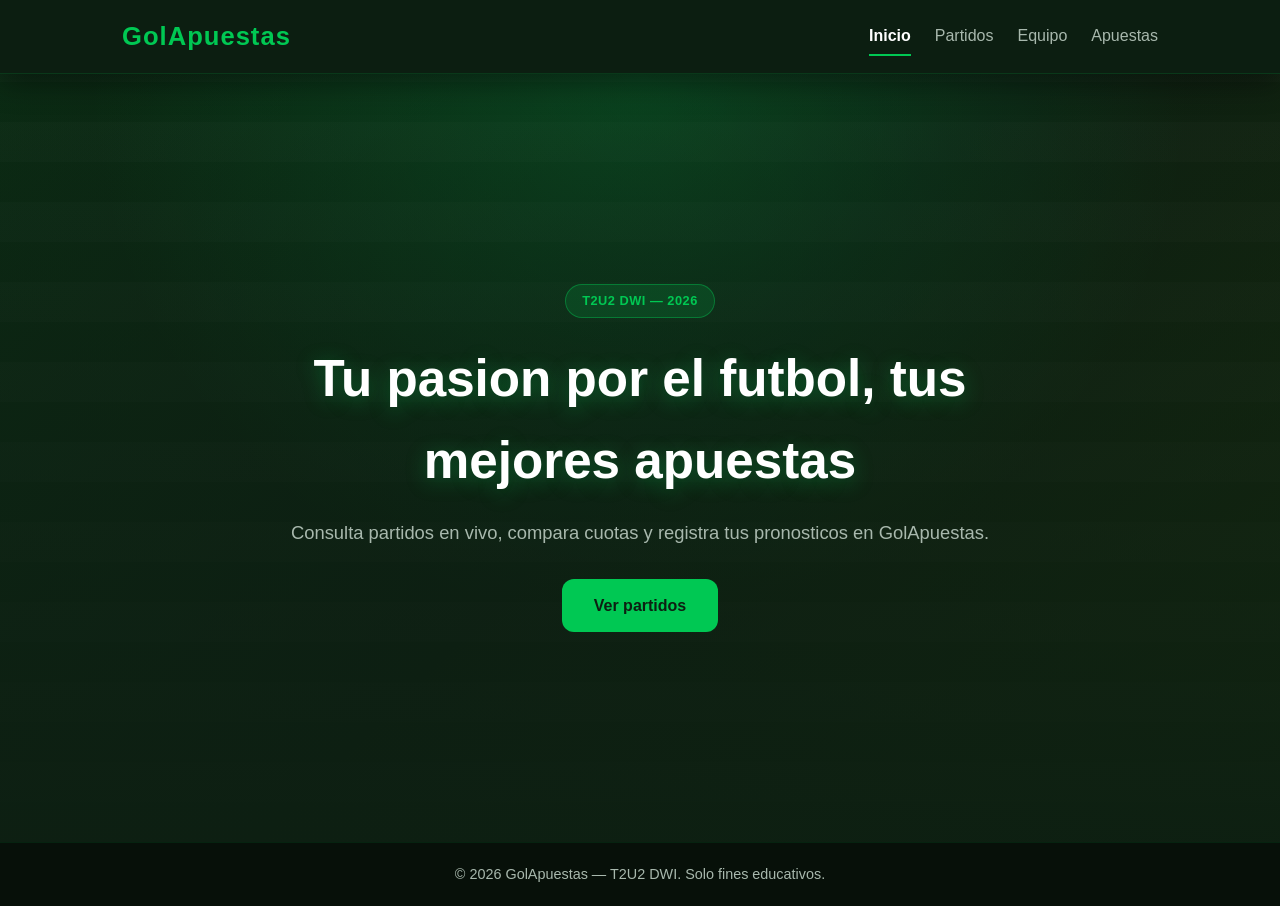
<file: index.html>
<!DOCTYPE html>
<html lang="es">
<head>
  <meta charset="UTF-8">
  <meta name="viewport" content="width=device-width, initial-scale=1.0">
  <title>GolApuestas | T2U2 DWI</title>
  <link rel="stylesheet" href="css/estilos.css">
  <link rel="stylesheet" href="css/diseno.css">
</head>
<body>
  <header class="header">
    <nav class="nav">
      <a href="index.html" class="logo">GolApuestas</a>
      <ul class="nav-links">
        <li><a href="index.html" class="activo">Inicio</a></li>
        <li><a href="partidos.html">Partidos</a></li>
        <li><a href="equipo.html">Equipo</a></li>
        <li><a href="apuestas.html">Apuestas</a></li>
      </ul>
    </nav>
  </header>
  <main class="inicio">
    <section class="hero">
      <div class="hero-content">
        <span class="hero-badge">T2U2 DWI &mdash; 2026</span>
        <h1>Tu pasion por el futbol, tus mejores apuestas</h1>
        <p>Consulta partidos en vivo, compara cuotas y registra tus pronosticos en GolApuestas.</p>
        <a href="partidos.html" class="btn btn-primary">Ver partidos</a>
      </div>
    </section>
  </main>
  <footer class="footer"><p>&copy; 2026 GolApuestas &mdash; T2U2 DWI. Solo fines educativos.</p></footer>
</body>
</html>
</file>
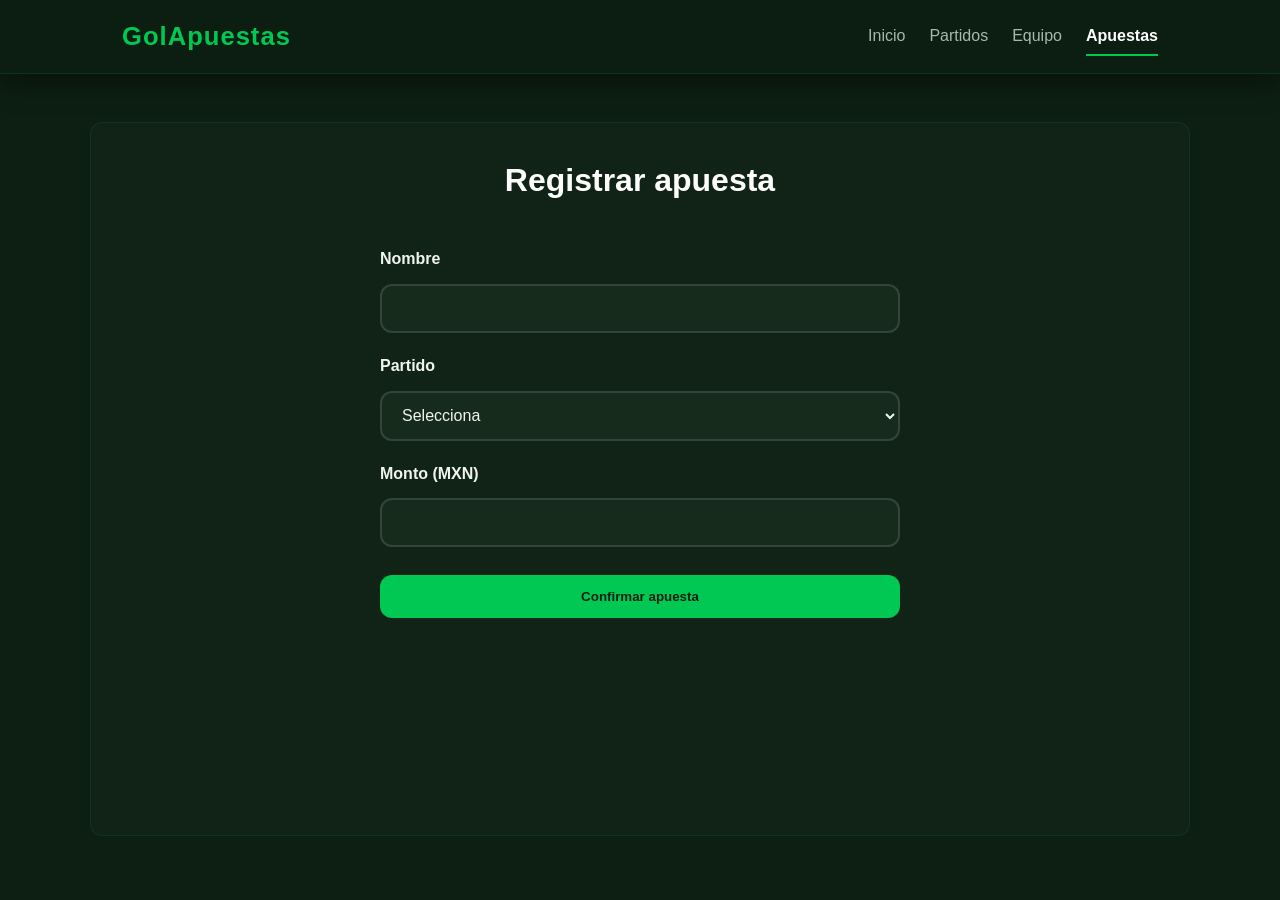
<file: apuestas.html>
<!DOCTYPE html>
<html lang="es">
<head>
  <meta charset="UTF-8">
  <title>Apuestas | GolApuestas</title>
  <link rel="stylesheet" href="css/estilos.css">
  <link rel="stylesheet" href="css/diseno.css">
</head>
<body>
  <header class="header">
    <nav class="nav">
      <a href="index.html" class="logo">GolApuestas</a>
      <ul class="nav-links">
        <li><a href="index.html">Inicio</a></li>
        <li><a href="partidos.html">Partidos</a></li>
        <li><a href="equipo.html">Equipo</a></li>
        <li><a href="apuestas.html" class="activo">Apuestas</a></li>
      </ul>
    </nav>
  </header>
  <main class="pagina">
    <section class="contacto">
      <h2>Registrar apuesta</h2>
      <form class="formulario">
        <label for="nombre">Nombre</label>
        <input type="text" id="nombre" required>
        <label for="partido">Partido</label>
        <select id="partido" required>
          <option value="">Selecciona</option>
          <option>Real Madrid vs Barcelona</option>
          <option>Manchester City vs Liverpool</option>
          <option>America vs Chivas</option>
        </select>
        <label for="monto">Monto (MXN)</label>
        <input type="number" id="monto" min="10" required>
        <button type="submit" class="btn btn-primary">Confirmar apuesta</button>
      </form>
    </section>
  </main>
</body>
</html>
</file>
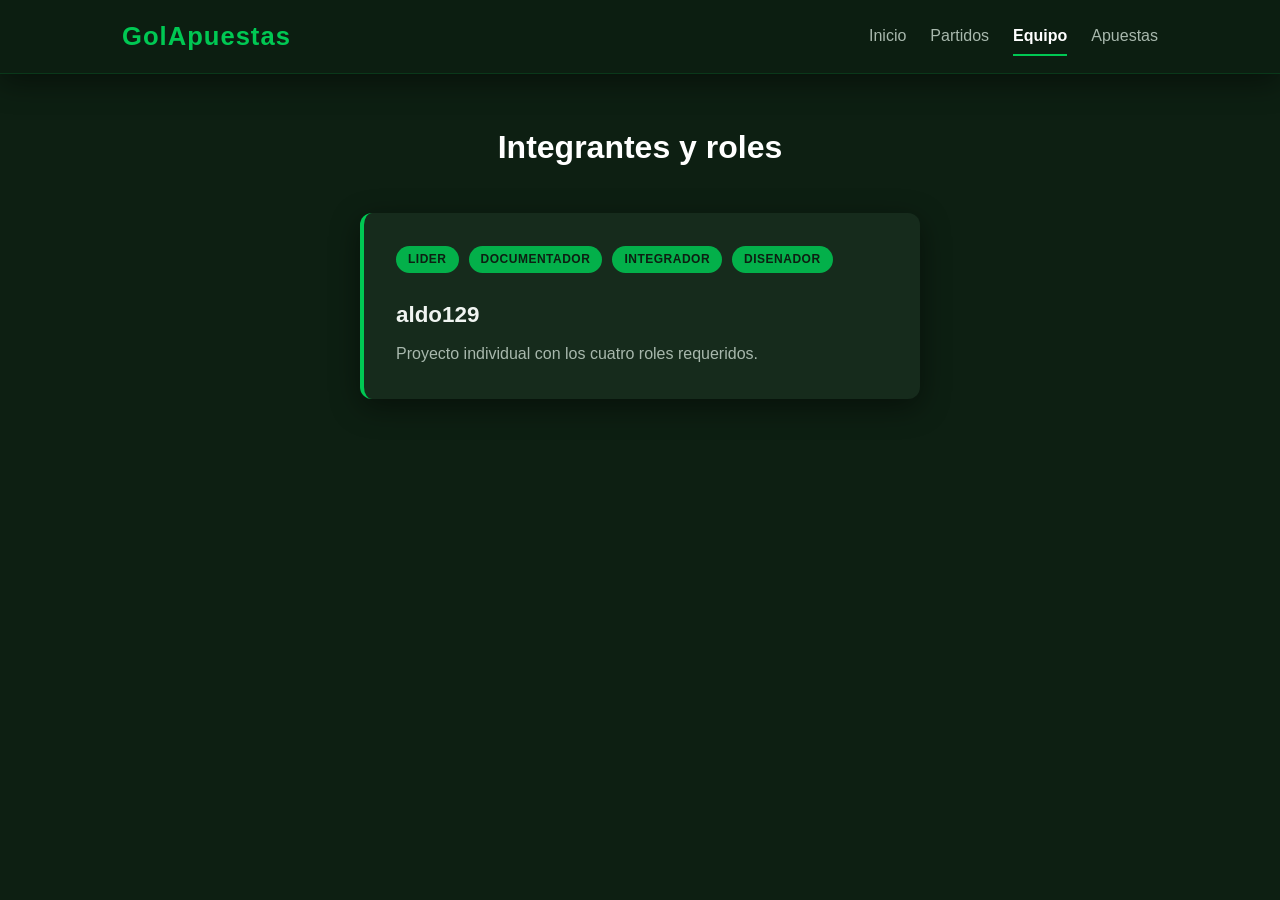
<file: equipo.html>
<!DOCTYPE html>
<html lang="es">
<head>
  <meta charset="UTF-8">
  <title>Equipo | GolApuestas</title>
  <link rel="stylesheet" href="css/estilos.css">
  <link rel="stylesheet" href="css/diseno.css">
</head>
<body>
  <header class="header">
    <nav class="nav">
      <a href="index.html" class="logo">GolApuestas</a>
      <ul class="nav-links">
        <li><a href="index.html">Inicio</a></li>
        <li><a href="partidos.html">Partidos</a></li>
        <li><a href="equipo.html" class="activo">Equipo</a></li>
        <li><a href="apuestas.html">Apuestas</a></li>
      </ul>
    </nav>
  </header>
  <main class="pagina">
    <section class="equipo">
      <h2>Integrantes y roles</h2>
      <div class="equipo-grid">
        <div class="miembro">
          <span class="rol">Lider</span>
          <span class="rol">Documentador</span>
          <span class="rol">Integrador</span>
          <span class="rol">Disenador</span>
          <h3>aldo129</h3>
          <p>Proyecto individual con los cuatro roles requeridos.</p>
        </div>
      </div>
    </section>
  </main>
</body>
</html>
</file>
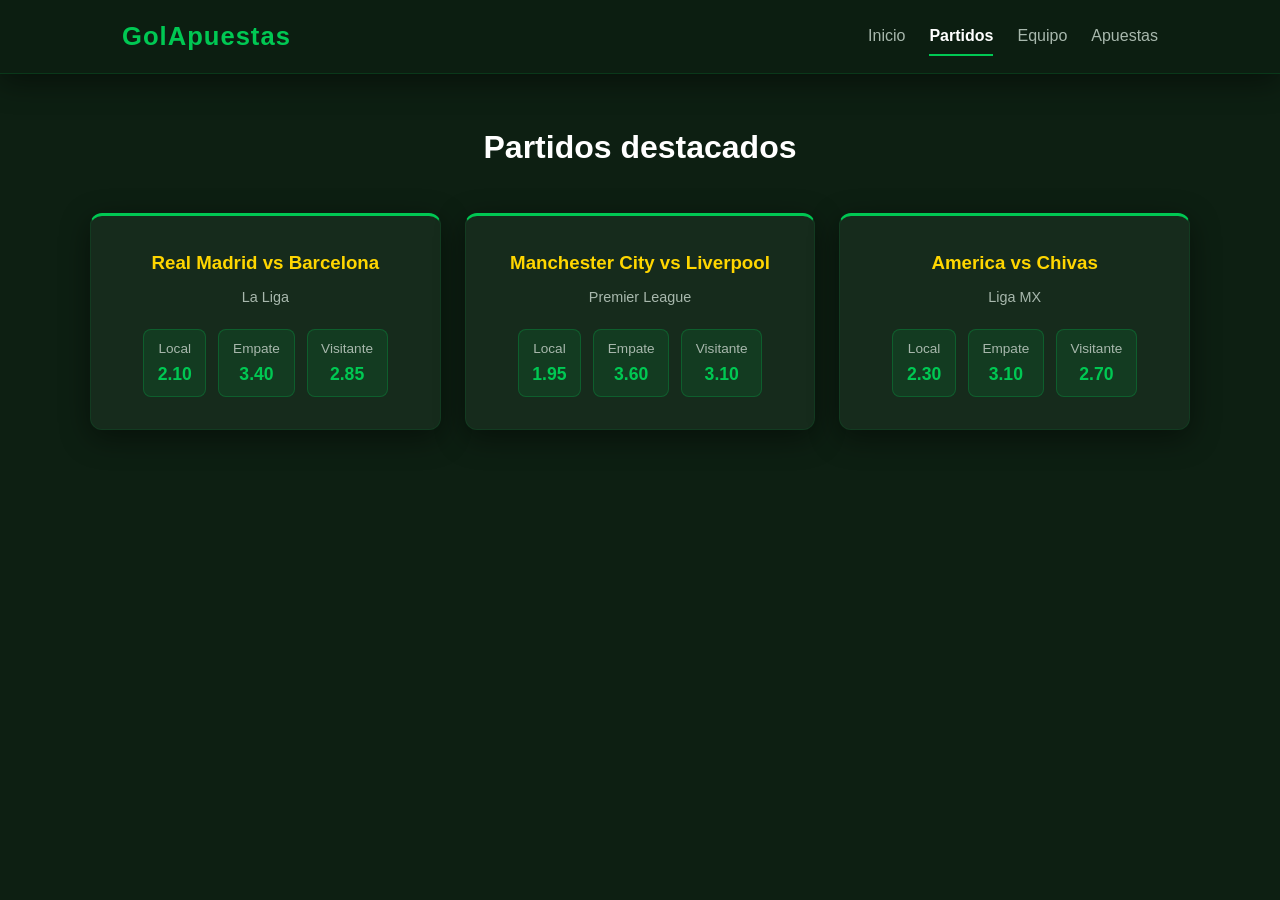
<file: partidos.html>
<!DOCTYPE html>
<html lang="es">
<head>
  <meta charset="UTF-8">
  <meta name="viewport" content="width=device-width, initial-scale=1.0">
  <title>Partidos | GolApuestas</title>
  <link rel="stylesheet" href="css/estilos.css">
  <link rel="stylesheet" href="css/diseno.css">
</head>
<body>
  <header class="header">
    <nav class="nav">
      <a href="index.html" class="logo">GolApuestas</a>
      <ul class="nav-links">
        <li><a href="index.html">Inicio</a></li>
        <li><a href="partidos.html" class="activo">Partidos</a></li>
        <li><a href="equipo.html">Equipo</a></li>
        <li><a href="apuestas.html">Apuestas</a></li>
      </ul>
    </nav>
  </header>
  <main class="pagina">
    <section class="servicios">
      <h2>Partidos destacados</h2>
      <div class="cards">
        <article class="card partido-card">
          <h3>Real Madrid vs Barcelona</h3>
          <p class="liga">La Liga</p>
          <div class="cuotas">
            <span class="cuota">Local <strong>2.10</strong></span>
            <span class="cuota">Empate <strong>3.40</strong></span>
            <span class="cuota">Visitante <strong>2.85</strong></span>
          </div>
        </article>
        <article class="card partido-card">
          <h3>Manchester City vs Liverpool</h3>
          <p class="liga">Premier League</p>
          <div class="cuotas">
            <span class="cuota">Local <strong>1.95</strong></span>
            <span class="cuota">Empate <strong>3.60</strong></span>
            <span class="cuota">Visitante <strong>3.10</strong></span>
          </div>
        </article>
        <article class="card partido-card">
          <h3>America vs Chivas</h3>
          <p class="liga">Liga MX</p>
          <div class="cuotas">
            <span class="cuota">Local <strong>2.30</strong></span>
            <span class="cuota">Empate <strong>3.10</strong></span>
            <span class="cuota">Visitante <strong>2.70</strong></span>
          </div>
        </article>
      </div>
    </section>
  </main>
</body>
</html>
</file>
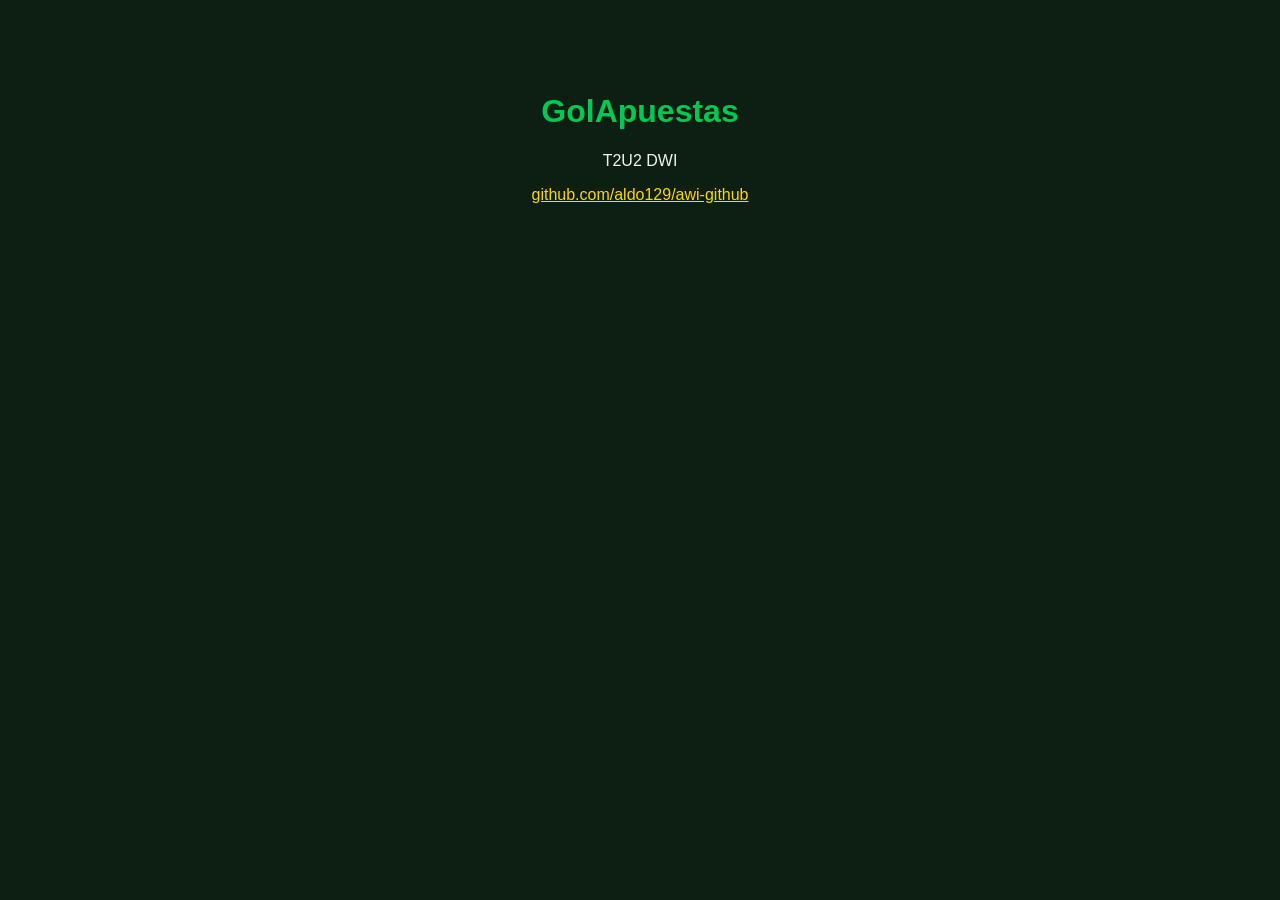
<file: docs/presentacion.html>
<!DOCTYPE html>
<html lang="es">
<head><meta charset="UTF-8"><title>GolApuestas</title>
<style>body{background:#0d1f12;color:#f0f4f1;text-align:center;padding:4rem;font-family:sans-serif}h1{color:#00c853}a{color:#ffd600}</style>
</head>
<body><h1>GolApuestas</h1><p>T2U2 DWI</p>
<a href="https://github.com/aldo129/awi-github">github.com/aldo129/awi-github</a></body></html>
</file>
<file: css/estilos.css>
/* Estilos base - rama dev */
*,
*::before,
*::after {
  box-sizing: border-box;
  margin: 0;
  padding: 0;
}

:root {
  --color-primario: #00c853;
  --color-secundario: #ffd600;
  --color-fondo: #0d1f12;
  --color-superficie: #162b1c;
  --color-texto: #f0f4f1;
  --color-texto-suave: #a8b8ad;
  --color-blanco: #ffffff;
  --color-campo: #1a472a;
  --sombra: 0 8px 30px rgba(0, 0, 0, 0.45);
  --radio: 12px;
  --transicion: 0.3s ease;
  --ancho-max: 1100px;
  --altura-header: 72px;
}

html {
  scroll-behavior: auto;
}

body {
  font-family: "Segoe UI", Tahoma, Geneva, Verdana, sans-serif;
  background-color: var(--color-fondo);
  color: var(--color-texto);
  line-height: 1.6;
  min-height: 100vh;
  display: flex;
  flex-direction: column;
}

main {
  flex: 1;
  width: 100%;
}

main.inicio {
  display: flex;
}

.hero {
  flex: 1;
  width: 100%;
  min-height: calc(100vh - var(--altura-header) - 60px);
  display: flex;
  align-items: center;
  justify-content: center;
  text-align: center;
  padding: 4rem 2rem;
  background:
    linear-gradient(180deg, rgba(13, 31, 18, 0.2) 0%, rgba(13, 31, 18, 0.95) 100%),
    radial-gradient(circle at top, rgba(0, 200, 83, 0.25) 0%, transparent 55%),
    repeating-linear-gradient(
      0deg,
      transparent,
      transparent 40px,
      rgba(255, 255, 255, 0.02) 40px,
      rgba(255, 255, 255, 0.02) 80px
    ),
    linear-gradient(135deg, #0a2e14 0%, #0d1f12 50%, #1a2e0a 100%);
}

.hero-badge {
  display: inline-block;
  background: rgba(0, 200, 83, 0.15);
  border: 1px solid rgba(0, 200, 83, 0.4);
  color: var(--color-primario);
  font-size: 0.8rem;
  font-weight: 600;
  padding: 0.35rem 1rem;
  border-radius: 20px;
  margin-bottom: 1.25rem;
  letter-spacing: 0.5px;
  text-transform: uppercase;
}

.pagina {
  width: 100%;
  display: flex;
  justify-content: center;
  padding: 3rem 2rem 4rem;
}

.pagina > section {
  width: 100%;
  max-width: var(--ancho-max);
}

.header {
  position: sticky;
  top: 0;
  z-index: 100;
  background: rgba(13, 31, 18, 0.95);
  backdrop-filter: blur(8px);
  box-shadow: var(--sombra);
  border-bottom: 1px solid rgba(0, 200, 83, 0.15);
}

.nav {
  max-width: var(--ancho-max);
  margin: 0 auto;
  padding: 1rem 2rem;
  display: flex;
  justify-content: space-between;
  align-items: center;
  gap: 1.5rem;
}

.logo {
  font-size: 1.6rem;
  font-weight: 800;
  color: var(--color-primario);
  text-decoration: none;
  letter-spacing: 1px;
  flex-shrink: 0;
}

.nav-links {
  display: flex;
  list-style: none;
  gap: 1.5rem;
  flex-wrap: wrap;
  justify-content: flex-end;
}

.nav-links li {
  display: flex;
}

.nav-links a {
  color: var(--color-texto-suave);
  text-decoration: none;
  font-weight: 500;
  padding: 0.35rem 0;
  border-bottom: 2px solid transparent;
  transition: color var(--transicion), border-color var(--transicion);
}

.nav-links a:hover {
  color: var(--color-blanco);
}

.nav-links a.activo {
  color: var(--color-blanco);
  font-weight: 700;
  border-bottom-color: var(--color-primario);
}

.hero-content {
  max-width: 720px;
}

.hero h1 {
  font-size: clamp(2rem, 5vw, 3.2rem);
  margin-bottom: 1rem;
  color: var(--color-blanco);
}

.hero p {
  font-size: 1.15rem;
  margin-bottom: 2rem;
  color: var(--color-texto-suave);
}

.btn {
  display: inline-block;
  padding: 0.85rem 2rem;
  border-radius: var(--radio);
  text-decoration: none;
  font-weight: 600;
  border: none;
  cursor: pointer;
  transition: transform var(--transicion), box-shadow var(--transicion);
}

.btn-primary {
  background: var(--color-primario);
  color: #0d1f12;
}

.btn-primary:hover {
  transform: translateY(-2px);
  box-shadow: 0 10px 25px rgba(0, 200, 83, 0.4);
}

.servicios h2,
.equipo h2,
.contacto h2 {
  text-align: center;
  font-size: clamp(1.6rem, 4vw, 2rem);
  margin-bottom: 2.5rem;
  color: var(--color-blanco);
}

.cards {
  display: grid;
  grid-template-columns: 1fr;
  gap: 1.5rem;
}

.card {
  background: var(--color-superficie);
  padding: 2rem;
  border-radius: var(--radio);
  box-shadow: var(--sombra);
  text-align: center;
  transition: transform var(--transicion);
  border: 1px solid rgba(0, 200, 83, 0.1);
}

.card:hover {
  transform: translateY(-5px);
}

.card-icon {
  font-size: 2.5rem;
  margin-bottom: 1rem;
  line-height: 1;
}

.card h3 {
  margin-bottom: 0.5rem;
  color: var(--color-secundario);
}

.card p,
.card .liga {
  color: var(--color-texto-suave);
}

.liga {
  font-size: 0.9rem;
  margin-bottom: 1.25rem;
}

.cuotas {
  display: flex;
  justify-content: center;
  gap: 0.75rem;
  flex-wrap: wrap;
}

.cuota {
  background: rgba(0, 200, 83, 0.1);
  border: 1px solid rgba(0, 200, 83, 0.25);
  padding: 0.5rem 0.85rem;
  border-radius: 8px;
  font-size: 0.85rem;
  color: var(--color-texto-suave);
}

.cuota strong {
  color: var(--color-primario);
  display: block;
  font-size: 1.1rem;
}

.equipo-grid {
  display: flex;
  justify-content: center;
}

.miembro {
  width: 100%;
  max-width: 560px;
  background: var(--color-superficie);
  padding: 2rem;
  border-radius: var(--radio);
  box-shadow: var(--sombra);
  border-left: 4px solid var(--color-primario);
}

.rol {
  display: inline-block;
  background: rgba(0, 200, 83, 0.85);
  color: #0d1f12;
  font-size: 0.75rem;
  font-weight: 600;
  padding: 0.25rem 0.75rem;
  border-radius: 20px;
  margin-bottom: 0.5rem;
  margin-right: 0.35rem;
  text-transform: uppercase;
  letter-spacing: 0.5px;
}

.miembro h3 {
  margin: 1rem 0 0.5rem;
  font-size: 1.4rem;
}

.miembro p {
  color: var(--color-texto-suave);
}

.contacto {
  padding: 2rem;
  border-radius: var(--radio);
  background: rgba(255, 255, 255, 0.02);
  border: 1px solid rgba(0, 200, 83, 0.1);
}

.formulario {
  max-width: 520px;
  margin: 0 auto;
  display: flex;
  flex-direction: column;
  gap: 1.25rem;
}

.formulario label {
  font-weight: 600;
  margin-bottom: -0.5rem;
}

.formulario input,
.formulario textarea,
.formulario select {
  width: 100%;
  padding: 0.85rem 1rem;
  border: 2px solid rgba(255, 255, 255, 0.12);
  border-radius: var(--radio);
  font-family: inherit;
  font-size: 1rem;
  background: var(--color-superficie);
  color: var(--color-texto);
  transition: border-color var(--transicion);
}

.formulario select {
  cursor: pointer;
}

.formulario input::placeholder,
.formulario textarea::placeholder {
  color: #777;
}

.formulario input:focus,
.formulario textarea:focus,
.formulario select:focus {
  outline: none;
  border-color: var(--color-primario);
}

.formulario .btn-primary {
  width: 100%;
  margin-top: 0.5rem;
}

.footer {
  background: #071009;
  color: var(--color-texto-suave);
  text-align: center;
  padding: 1.25rem 1rem;
  border-top: 1px solid rgba(0, 200, 83, 0.1);
  font-size: 0.9rem;
}

@media (min-width: 640px) {
  .cards {
    grid-template-columns: repeat(2, 1fr);
  }
}

@media (min-width: 960px) {
  .cards {
    grid-template-columns: repeat(3, 1fr);
  }
}

@media (max-width: 768px) {
  .nav {
    flex-direction: column;
    align-items: stretch;
    text-align: center;
  }

  .logo {
    align-self: center;
  }

  .nav-links {
    justify-content: center;
    gap: 1rem;
  }

  .pagina {
    padding: 2rem 1rem 3rem;
  }

  .hero {
    padding: 3rem 1.25rem;
  }

  .contacto {
    padding: 1.5rem;
  }
}
</file>
<file: css/diseno.css>
.hero h1 { text-shadow: 0 4px 20px rgba(0, 200, 83, 0.35); }
.partido-card { border-top: 3px solid var(--color-primario); }
.logo:hover { color: var(--color-secundario); transition: color 0.3s ease; }
.hero-badge { animation: pulse 2s ease-in-out infinite; }
@keyframes pulse { 0%,100%{opacity:1} 50%{opacity:0.7} }
</file>
